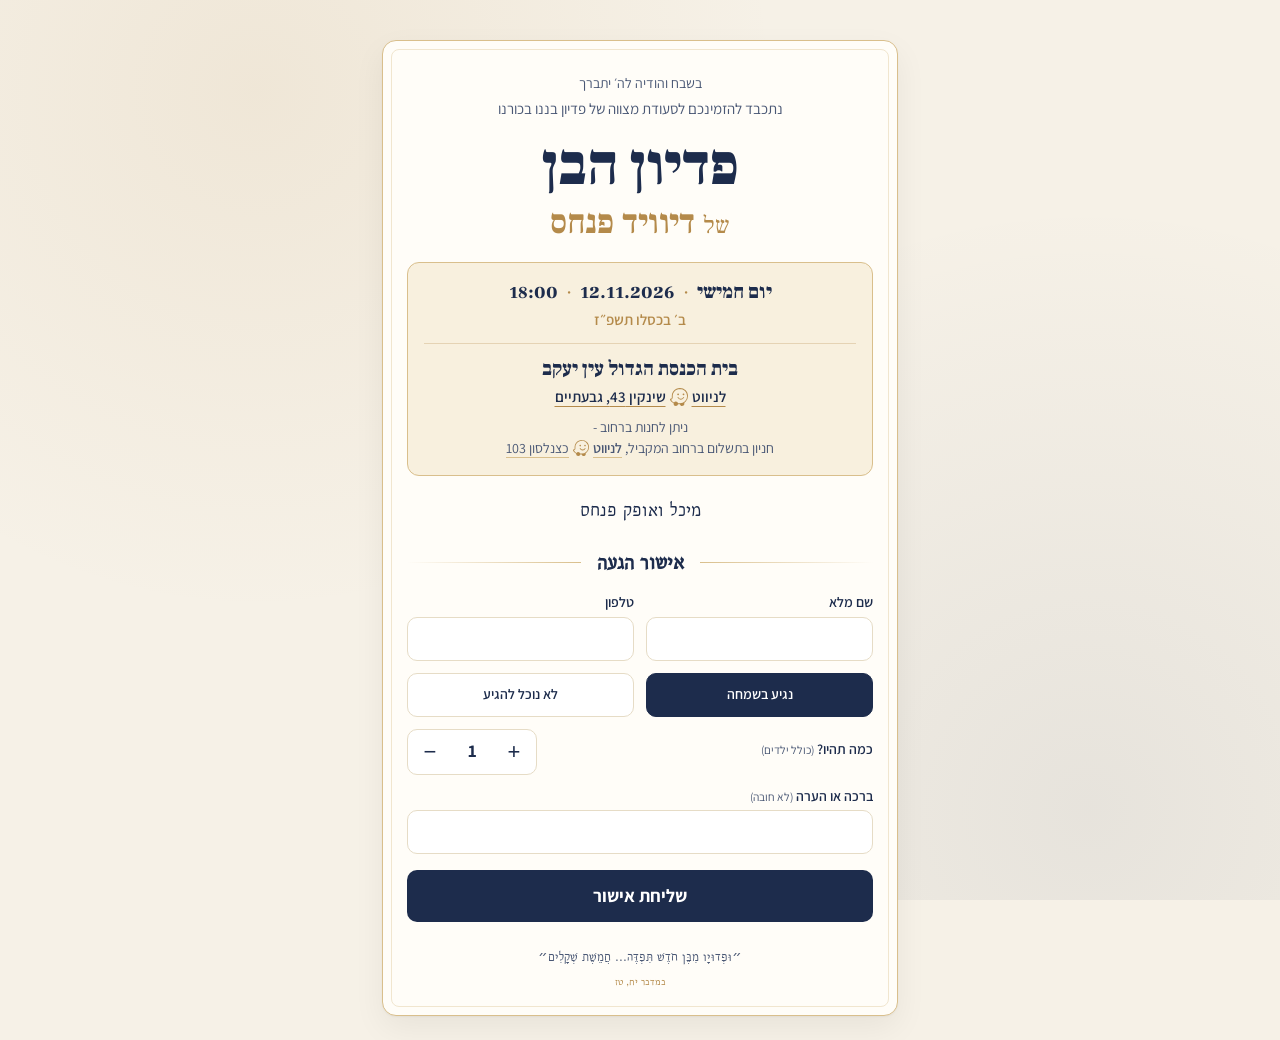
<file: index.html>
<!doctype html>
<html lang="he" dir="rtl">
<head>
  <meta charset="utf-8">
  <meta name="viewport" content="width=device-width, initial-scale=1">
  <title>פדיון הבן — אישור הגעה</title>
  <meta name="description" content="הזמנה לסעודת מצווה של פדיון הבן — אישור הגעה">
  <meta property="og:title" content="הוזמנתם לפדיון הבן">
  <meta property="og:description" content="נשמח לראותכם — אשרו הגעה כאן">
  <link rel="preconnect" href="https://fonts.googleapis.com">
  <link rel="preconnect" href="https://fonts.gstatic.com" crossorigin>
  <link href="https://fonts.googleapis.com/css2?family=Assistant:wght@400;600;700&family=Bellefair&family=Frank+Ruhl+Libre:wght@400;700;900&display=swap" rel="stylesheet">
  <link rel="stylesheet" href="style.css">
  <link rel="icon" href="data:image/svg+xml,%3Csvg xmlns='http://www.w3.org/2000/svg' viewBox='0 0 32 32'%3E%3Ccircle cx='16' cy='16' r='14' fill='%23d6d9de' stroke='%23b48a4a' stroke-width='3'/%3E%3C/svg%3E">
  <script src="config.js"></script>
</head>
<body>
  <main class="wrap one">
    <section class="card one" aria-labelledby="title">

      <!-- ההזמנה -->
      <header class="invite">
        <p class="opening">בשבח והודיה לה׳ יתברך</p>
        <p class="body">נתכבד להזמינכם לסעודת מצווה של פדיון בננו בכורנו</p>
        <h1 id="title">פדיון הבן</h1>
        <p class="baby" data-baby></p>
        <div class="when-where">
          <div class="ww">
            <p class="ww-main"><span data-day></span><span class="sep">·</span><span data-date></span><span class="sep">·</span><span data-time></span></p>
            <p class="ww-sub" data-hebdate></p>
          </div>
          <div class="ww">
            <p class="ww-main" data-venue></p>
            <p class="ww-sub" data-where></p>
            <p class="parking" data-parking hidden></p>
          </div>
        </div>
        <p class="parents parents-sign" data-parents></p>
      </header>

      <!-- הטופס -->
      <div id="form-view">
        <h2 id="rsvp-title">אישור הגעה</h2>

        <div class="demo hidden" id="demo-note">
          מצב הדגמה: האתר לא רץ על Vercel, לכן האישורים נשמרים רק בדפדפן הזה.
        </div>

        <form id="form" novalidate aria-labelledby="rsvp-title">
          <div class="row2">
            <div class="field">
              <label for="name">שם מלא</label>
              <input id="name" name="name" type="text" autocomplete="name" required maxlength="80">
            </div>
            <div class="field">
              <label for="phone">טלפון</label>
              <input id="phone" name="phone" type="tel" inputmode="tel" autocomplete="tel" required>
            </div>
          </div>

          <div class="field">
            <div class="choice" role="radiogroup" aria-label="האם תגיעו?">
              <input type="radio" id="att-yes" name="attending" value="yes" checked>
              <label for="att-yes">נגיע בשמחה</label>
              <input type="radio" id="att-no" name="attending" value="no">
              <label for="att-no">לא נוכל להגיע</label>
            </div>
          </div>

          <div class="field count-row" id="count-field">
            <span class="label" id="count-label">כמה תהיו? <small>(כולל ילדים)</small></span>
            <div class="stepper" role="group" aria-labelledby="count-label">
              <button type="button" data-step="1" aria-label="הוספה">+</button>
              <output id="count" aria-live="polite">1</output>
              <button type="button" data-step="-1" aria-label="הפחתה">−</button>
            </div>
          </div>

          <div class="field">
            <label for="note">ברכה או הערה <small class="opt">(לא חובה)</small></label>
            <input id="note" name="note" type="text" maxlength="500">
          </div>

          <button class="btn" type="submit" id="submit">שליחת אישור</button>
          <p class="msg" id="msg" role="status"></p>
        </form>
      </div>

      <div id="thanks-view" class="thanks hidden" role="status">
        <div class="seal" aria-hidden="true">✓</div>
        <h2 id="thanks-title">תודה רבה!</h2>
        <p id="thanks-text"></p>
        <button class="linkish" type="button" id="edit">לעדכן את האישור</button>
      </div>

      <p class="verse">
        ״וּפְדוּיָו מִבֶּן חֹדֶשׁ תִּפְדֶּה... חֲמֵשֶׁת שְׁקָלִים״
        <small>במדבר יח, טז</small>
      </p>
    </section>
  </main>

  <script>
  (function () {
    const E = window.EVENT || {};
    const $ = (s) => document.querySelector(s);
    const STORE = 'om-rsvp-mine';
    const DEMO = 'om-rsvp-demo';

    // ---- קישור ניווט עם אייקון Waze ----
    const WAZE = '<svg class="waze" viewBox="0 0 24 24" aria-hidden="true"><path fill="currentColor" d="M13.218 0C9.915 0 6.835 1.49 4.723 4.148c-1.515 1.913-2.31 4.272-2.31 6.706v1.739c0 .894-.62 1.738-1.862 1.813-.298.025-.547.224-.547.522-.05.82.82 2.31 2.012 3.502.82.844 1.788 1.515 2.832 2.036a3 3 0 0 0 2.955 3.528 2.966 2.966 0 0 0 2.931-2.385h2.509c.323 1.689 2.086 2.856 3.974 2.21 1.64-.546 2.36-2.409 1.763-3.924a12.84 12.84 0 0 0 1.838-1.465 10.73 10.73 0 0 0 3.18-7.65c0-2.882-1.118-5.589-3.155-7.625A10.899 10.899 0 0 0 13.218 0zm0 1.217c2.558 0 4.967.994 6.78 2.807a9.525 9.525 0 0 1 2.807 6.78A9.526 9.526 0 0 1 20 17.585a9.647 9.647 0 0 1-6.78 2.807h-2.46a3.008 3.008 0 0 0-2.93-2.41 3.030 3.030 0 0 0-2.534 1.367v.024a8.945 8.945 0 0 1-2.41-1.788c-.844-.844-1.316-1.614-1.515-2.11a2.858 2.858 0 0 0 1.441-.846 2.959 2.959 0 0 0 .795-2.036v-1.789c0-2.110.696-4.197 2.012-5.861 1.863-2.385 4.620-3.726 7.6-3.726zm-2.41 5.986a1.192 1.192 0 0 0-1.191 1.192 1.192 1.192 0 0 0 1.192 1.193A1.192 1.192 0 0 0 12 8.395a1.192 1.192 0 0 0-1.192-1.192zm7.204 0a1.192 1.192 0 0 0-1.192 1.192 1.192 1.192 0 0 0 1.192 1.193 1.192 1.192 0 0 0 1.192-1.193 1.192 1.192 0 0 0-1.192-1.192zm-7.377 4.769a.596.596 0 0 0-.546.845 4.813 4.813 0 0 0 4.346 2.757 4.770 4.770 0 0 0 4.347-2.757.596.596 0 0 0-.547-.845h-.025a.561.561 0 0 0-.521.348 3.590 3.590 0 0 1-3.254 2.061 3.591 3.591 0 0 1-3.254-2.061.640.640 0 0 0-.546-.348z"/></svg>';
    function navLink(text, url) {
      const a = document.createElement(url ? 'a' : 'span');
      if (url) { a.href = url; a.target = '_blank'; a.rel = 'noopener'; a.className = 'nav'; a.setAttribute('aria-label', text + ' — ניווט ב-Waze'); }
      a.innerHTML = url ? WAZE : '';
      a.append(text);
      if (url) { const w = document.createElement('span'); w.className = 'nav-word'; w.textContent = 'לניווט'; a.prepend(w); }
      return a;
    }

    // ---- מילוי פרטי האירוע ----
    if (E.babyName) {
      const of = document.createElement('span');
      of.className = 'of'; of.textContent = 'של';
      $('[data-baby]').append(of, E.babyName);
    }
    $('[data-parents]').textContent = E.parents || '';
    $('[data-day]').textContent = E.day || '';
    $('[data-date]').textContent = E.date || '';
    $('[data-time]').textContent = E.time || '';
    $('[data-hebdate]').textContent = E.hebrewDate || '';
    $('[data-venue]').textContent = E.venue || '';
    const where = $('[data-where]');
    if (E.address) where.append(navLink(E.address, E.mapsUrl));
    if (E.parking) {
      const pk = $('[data-parking]');
      pk.append(E.parking, document.createElement('br'), E.parkingPaid || '');
      if (E.parkingAddress) pk.append(navLink(E.parkingAddress, E.parkingUrl));
      pk.hidden = false;
    }
    if (E.babyName) document.title = 'פדיון הבן של ' + E.babyName + ' — אישור הגעה';
    if (!E.apiUrl) $('#demo-note').classList.remove('hidden');

    // ---- כמות ----
    let count = 1;
    const out = $('#count');
    document.querySelectorAll('[data-step]').forEach((b) =>
      b.addEventListener('click', () => {
        count = Math.max(1, Math.min(30, count + Number(b.dataset.step)));
        out.textContent = count;
      })
    );
    const syncAttending = () => {
      const yes = $('#att-yes').checked;
      $('#count-field').classList.toggle('hidden', !yes);
    };
    document.querySelectorAll('[name=attending]').forEach((r) => r.addEventListener('change', syncAttending));

    // ---- שליחה ----
    const form = $('#form'), msg = $('#msg'), btn = $('#submit');
    const err = (t) => { msg.textContent = t; msg.className = 'msg err'; };

    form.addEventListener('submit', async (ev) => {
      ev.preventDefault();
      const data = {
        name: $('#name').value.trim(),
        phone: $('#phone').value.replace(/[^\d]/g, ''),
        attending: $('#att-yes').checked ? 'yes' : 'no',
        count: $('#att-yes').checked ? count : 0,
        note: $('#note').value.trim()
      };
      if (!data.name) { err('נא למלא שם מלא'); $('#name').focus(); return; }
      if (!/^0\d{8,9}$/.test(data.phone) && !/^972\d{8,9}$/.test(data.phone)) {
        err('נא למלא מספר טלפון תקין'); $('#phone').focus(); return;
      }

      btn.disabled = true; btn.textContent = 'שולח...'; msg.textContent = '';
      try {
        if (E.apiUrl) {
          const res = await fetch(E.apiUrl, {
            method: 'POST',
            headers: { 'Content-Type': 'application/json' },
            body: JSON.stringify(data)
          });
          const j = await res.json();
          if (!j.ok) throw new Error(j.error || 'failed');
        } else {
          try {
            const list = JSON.parse(localStorage.getItem(DEMO) || '[]').filter((r) => r.phone !== data.phone);
            list.push({ ...data, time: new Date().toISOString() });
            localStorage.setItem(DEMO, JSON.stringify(list));
          } catch (e) {}
        }
        try { localStorage.setItem(STORE, JSON.stringify(data)); } catch (e) {}
        showThanks(data);
      } catch (e) {
        err('השליחה לא הצליחה. בדקו את החיבור ונסו שוב.');
      } finally {
        btn.disabled = false; btn.textContent = 'שליחת אישור';
      }
    });

    function showThanks(d) {
      $('#form-view').classList.add('hidden');
      $('#thanks-view').classList.remove('hidden');
      if (d.attending === 'yes') {
        $('#thanks-title').textContent = 'תודה רבה, ' + d.name.split(' ')[0] + '!';
        $('#thanks-text').textContent = 'רשמנו ' + (d.count === 1 ? 'משתתף אחד' : d.count + ' משתתפים') + '. מחכים לראותכם!';
      } else {
        $('#thanks-title').textContent = 'תודה שעדכנתם';
        $('#thanks-text').textContent = 'חבל שלא תוכלו להגיע — נשמח בשמחות.';
      }
    }

    $('#edit').addEventListener('click', () => {
      $('#thanks-view').classList.add('hidden');
      $('#form-view').classList.remove('hidden');
      $('#name').focus();
    });

    // ---- אם כבר אישרו מהמכשיר הזה ----
    try {
      const mine = JSON.parse(localStorage.getItem(STORE) || 'null');
      if (mine) {
        $('#name').value = mine.name; $('#phone').value = mine.phone; $('#note').value = mine.note || '';
        $(mine.attending === 'no' ? '#att-no' : '#att-yes').checked = true;
        count = mine.count || 1; out.textContent = count;
        syncAttending();
        showThanks(mine);
      }
    } catch (e) {}
  })();
  </script>
</body>
</html>
</file>
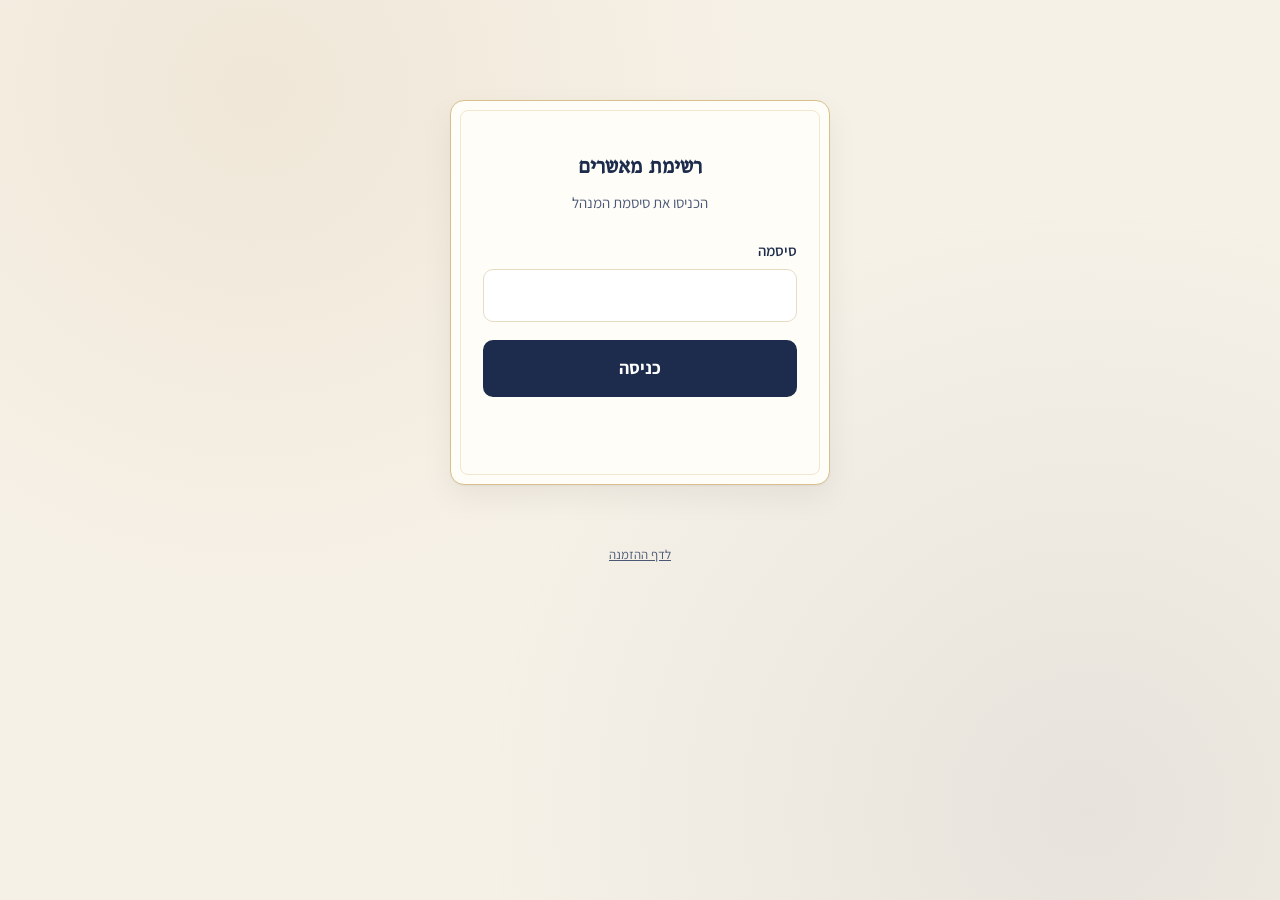
<file: guests.html>
<!doctype html>
<html lang="he" dir="rtl">
<head>
  <meta charset="utf-8">
  <meta name="viewport" content="width=device-width, initial-scale=1">
  <meta name="robots" content="noindex, nofollow">
  <title>רשימת מאשרים</title>
  <link rel="preconnect" href="https://fonts.googleapis.com">
  <link rel="preconnect" href="https://fonts.gstatic.com" crossorigin>
  <link href="https://fonts.googleapis.com/css2?family=Assistant:wght@400;600;700&family=Bellefair&display=swap" rel="stylesheet">
  <link rel="stylesheet" href="style.css">
  <script src="config.js"></script>
</head>
<body>
  <main class="wrap wide">

    <!-- כניסה -->
    <section class="card login hidden" id="login">
      <h2>רשימת מאשרים</h2>
      <p class="sub">הכניסו את סיסמת המנהל</p>
      <form id="login-form">
        <div class="field">
          <label for="key">סיסמה</label>
          <input id="key" type="password" autocomplete="current-password" required>
        </div>
        <button class="btn" type="submit">כניסה</button>
        <p class="msg err" id="login-msg" role="alert"></p>
      </form>
    </section>

    <!-- הרשימה -->
    <section id="board" class="hidden">
      <div class="top">
        <h1>רשימת מאשרים</h1>
        <div class="actions">
          <button class="btn ghost" id="refresh" type="button">רענון</button>
          <button class="btn ghost" id="csv" type="button">הורדה לאקסל</button>
          <button class="btn ghost" id="logout" type="button">יציאה</button>
        </div>
      </div>

      <div class="demo hidden" id="demo-note">מצב הדגמה: מוצגים רק אישורים שנשלחו מהדפדפן הזה.</div>

      <div class="stats">
        <div class="stat main"><div class="n" id="s-people">0</div><div class="t">אנשים מגיעים</div></div>
        <div class="stat"><div class="n" id="s-yes">0</div><div class="t">אישורים</div></div>
        <div class="stat"><div class="n" id="s-no">0</div><div class="t">לא מגיעים</div></div>
        <div class="stat"><div class="n" id="s-all">0</div><div class="t">סה״כ נרשמו</div></div>
      </div>

      <div class="toolbar">
        <input type="search" id="q" placeholder="חיפוש לפי שם או טלפון" aria-label="חיפוש">
        <div class="filters" role="group" aria-label="סינון">
          <button type="button" data-f="all" class="on">הכול</button>
          <button type="button" data-f="yes">מגיעים</button>
          <button type="button" data-f="no">לא מגיעים</button>
        </div>
      </div>

      <div class="table-box">
        <table>
          <thead>
            <tr>
              <th>#</th><th>שם מלא</th><th>טלפון</th><th>סטטוס</th><th>כמות</th>
              <th class="hide-sm">ברכה / הערה</th><th class="hide-sm">נרשם</th>
            </tr>
          </thead>
          <tbody id="rows"></tbody>
        </table>
        <div class="empty hidden" id="empty">עדיין אין אישורים</div>
      </div>
    </section>

    <footer><a href="./">לדף ההזמנה</a></footer>
  </main>

  <script>
  (function () {
    const E = window.EVENT || {};
    const $ = (s) => document.querySelector(s);
    const KEY = 'om-admin-key';
    let rows = [], filter = 'all';

    const getKey = () => { try { return localStorage.getItem(KEY) || ''; } catch (e) { return ''; } };
    const setKey = (k) => { try { k ? localStorage.setItem(KEY, k) : localStorage.removeItem(KEY); } catch (e) {} };

    function show(which) {
      $('#login').classList.toggle('hidden', which !== 'login');
      $('#board').classList.toggle('hidden', which !== 'board');
    }

    async function load(key) {
      if (!E.apiUrl) {
        $('#demo-note').classList.remove('hidden');
        try { rows = JSON.parse(localStorage.getItem('om-rsvp-demo') || '[]'); } catch (e) { rows = []; }
        show('board'); render(); return true;
      }
      const res = await fetch(E.apiUrl, { headers: { 'x-admin-key': key }, cache: 'no-store' });
      if (res.status === 401) return false;
      const j = await res.json();
      if (!j.ok) throw new Error(j.error);
      rows = j.rows; show('board'); render(); return true;
    }

    function fmtPhone(p) {
      p = String(p).replace(/[^\d]/g, '');
      if (p.startsWith('972')) p = '0' + p.slice(3);
      return p.length === 10 ? p.slice(0, 3) + '-' + p.slice(3) : p;
    }
    function fmtTime(t) {
      const d = new Date(t);
      return isNaN(d) ? '' : d.toLocaleDateString('he-IL', { day: 'numeric', month: 'numeric' }) + ' ' +
        d.toLocaleTimeString('he-IL', { hour: '2-digit', minute: '2-digit' });
    }
    function td(text, cls) {
      const c = document.createElement('td');
      if (cls) c.className = cls;
      c.textContent = text;
      return c;
    }

    function render() {
      const yes = rows.filter((r) => r.attending === 'yes');
      $('#s-people').textContent = yes.reduce((s, r) => s + (Number(r.count) || 0), 0);
      $('#s-yes').textContent = yes.length;
      $('#s-no').textContent = rows.length - yes.length;
      $('#s-all').textContent = rows.length;

      const q = $('#q').value.trim().toLowerCase();
      const qd = q.replace(/[^\d]/g, '');
      const list = rows
        .filter((r) => filter === 'all' || r.attending === filter)
        .filter((r) => !q || r.name.toLowerCase().includes(q) || (qd && String(r.phone).includes(qd)))
        .sort((a, b) => new Date(b.time) - new Date(a.time));

      const body = $('#rows');
      body.replaceChildren();
      list.forEach((r, i) => {
        const tr = document.createElement('tr');
        tr.append(td(i + 1, 'num'), td(r.name));
        const ph = td('', 'phone');
        const a = document.createElement('a');
        a.href = 'tel:' + r.phone; a.textContent = fmtPhone(r.phone);
        ph.append(a); tr.append(ph);
        const st = td('');
        const pill = document.createElement('span');
        pill.className = 'pill ' + r.attending;
        pill.textContent = r.attending === 'yes' ? 'מגיע/ה' : 'לא מגיע/ה';
        st.append(pill); tr.append(st);
        tr.append(td(r.attending === 'yes' ? r.count : '—', 'num'), td(r.note || '', 'note hide-sm'), td(fmtTime(r.time), 'when hide-sm'));
        body.append(tr);
      });
      $('#empty').classList.toggle('hidden', list.length > 0);
      $('#empty').textContent = rows.length ? 'לא נמצאו תוצאות' : 'עדיין אין אישורים';
    }

    function downloadCsv() {
      // מרכאות + חסימת נוסחאות כשפותחים באקסל
      const esc = (v) => { let s = String(v ?? ''); if (/^[=+\-@\t\r]/.test(s)) s = "'" + s; return '"' + s.replace(/"/g, '""') + '"'; };
      const lines = [['שם מלא', 'טלפון', 'מגיעים', 'כמות', 'הערה', 'נרשם'].map(esc).join(',')];
      rows.forEach((r) => lines.push([r.name, fmtPhone(r.phone), r.attending === 'yes' ? 'כן' : 'לא',
        r.attending === 'yes' ? r.count : 0, r.note, fmtTime(r.time)].map(esc).join(',')));
      const blob = new Blob(['﻿' + lines.join('\r\n')], { type: 'text/csv;charset=utf-8' });
      const a = document.createElement('a');
      a.href = URL.createObjectURL(blob);
      a.download = 'אישורי-הגעה.csv';
      a.click();
      setTimeout(() => URL.revokeObjectURL(a.href), 1000);
    }

    $('#login-form').addEventListener('submit', async (e) => {
      e.preventDefault();
      const k = $('#key').value;
      $('#login-msg').textContent = '';
      try {
        if (await load(k)) setKey(k);
        else $('#login-msg').textContent = 'סיסמה שגויה';
      } catch (err) { $('#login-msg').textContent = 'לא ניתן להתחבר כרגע. נסו שוב.'; }
    });
    $('#refresh').addEventListener('click', () => load(getKey()).catch(() => {}));
    $('#csv').addEventListener('click', downloadCsv);
    $('#logout').addEventListener('click', () => { setKey(''); rows = []; show('login'); });
    $('#q').addEventListener('input', render);
    document.querySelectorAll('[data-f]').forEach((b) => b.addEventListener('click', () => {
      filter = b.dataset.f;
      document.querySelectorAll('[data-f]').forEach((x) => x.classList.toggle('on', x === b));
      render();
    }));

    // התחלה
    const k = getKey();
    if (!E.apiUrl) load('');
    else if (k) load(k).then((ok) => ok || show('login')).catch(() => show('login'));
    else show('login');
  })();
  </script>
</body>
</html>
</file>
<file: style.css>
:root {
  color-scheme: light;
  --ivory: #f6f1e7;
  --paper: #fffdf8;
  --navy: #1d2c4c;
  --navy-soft: #4a5875;
  --gold: #b48a4a;
  --gold-light: #d9bf8c;
  --gold-pale: #f1e6cf;
  --line: #e6dcc6;
  --ok: #2f6b4f;
  --err: #a33a2c;
  --radius: 14px;
}

* { box-sizing: border-box; }

body {
  margin: 0;
  min-height: 100vh;
  font-family: "Assistant", system-ui, sans-serif;
  font-size: 17px;
  line-height: 1.6;
  color: var(--navy);
  background-color: var(--ivory);
  background-image:
    radial-gradient(circle at 20% 10%, rgba(180, 138, 74, .10), transparent 40%),
    radial-gradient(circle at 85% 90%, rgba(29, 44, 76, .07), transparent 45%);
  background-attachment: fixed;
}

.wrap { max-width: 620px; margin: 0 auto; padding: 40px 16px 64px; }
.wrap.wide { max-width: 980px; }

.serif { font-family: "Bellefair", serif; }

/* ---------- invitation card ---------- */
.card {
  position: relative;
  background: var(--paper);
  border-radius: var(--radius);
  padding: 44px 32px 36px;
  border: 1px solid var(--gold-light);
  box-shadow: 0 1px 2px rgba(0, 0, 0, .04), 0 12px 32px rgba(0, 0, 0, .06);
}
.card::before {
  content: "";
  position: absolute;
  inset: 9px;
  border: 1px solid var(--gold-pale);
  border-radius: calc(var(--radius) - 6px);
  pointer-events: none;
}
.card + .card { margin-top: 22px; }

.coins { display: block; margin: 0 auto 18px; width: 210px; max-width: 70%; }

.invite { text-align: center; }
.invite .opening { font-size: 15px; color: var(--navy-soft); margin: 0 0 6px; }
.invite h1 {
  font-family: "Frank Ruhl Libre", serif;
  font-weight: 900;
  letter-spacing: .01em;
  font-size: clamp(46px, 12vw, 68px);
  line-height: 1.1;
  margin: 4px 0 6px;
  color: var(--navy);
}
.invite .baby {
  font-family: "Bellefair", serif;
  font-size: clamp(22px, 5.5vw, 28px);
  color: var(--gold);
  margin: 0 0 18px;
}
.invite .body { max-width: 440px; margin: 0 auto; color: var(--navy-soft); }
.invite .parents { font-family: "Bellefair", serif; font-size: 23px; color: var(--navy); margin-top: 14px; }

.divider {
  display: flex; align-items: center; gap: 12px;
  color: var(--gold); margin: 24px auto; max-width: 320px;
}
.divider::before, .divider::after { content: ""; flex: 1; height: 1px; background: var(--gold-light); }

.details { display: grid; grid-template-columns: repeat(3, 1fr); gap: 10px; margin: 0; }
.details div { padding: 4px 6px; }
.details dt { font-size: 13px; letter-spacing: .04em; color: var(--gold); font-weight: 700; }
.details dd { margin: 2px 0 0; font-size: 16px; }
.details a { color: var(--navy); }

.verse {
  font-family: "Bellefair", serif;
  font-size: 15px; color: var(--navy-soft); margin: 26px 0 0;
}
.verse small { display: block; font-size: 12px; color: var(--gold); margin-top: 2px; }

/* ---------- form ---------- */
h2 {
  font-family: "Bellefair", serif;
  font-size: 26px; text-align: center; margin: 0 0 4px;
}
.sub { text-align: center; color: var(--navy-soft); margin: 0 0 24px; font-size: 15px; }

.field { margin-bottom: 18px; }
label, .label { display: block; font-weight: 600; margin-bottom: 6px; font-size: 15px; }
input[type=text], input[type=tel], input[type=password], input[type=search], textarea {
  width: 100%;
  font: inherit;
  color: var(--navy);
  background: #fff;
  border: 1px solid var(--line);
  border-radius: 10px;
  padding: 12px 14px;
  transition: border-color .15s, box-shadow .15s;
}
input:focus, textarea:focus { outline: none; border-color: var(--gold); box-shadow: 0 0 0 3px rgba(180, 138, 74, .18); }
input[type=tel] { direction: ltr; text-align: right; }
textarea { min-height: 88px; resize: vertical; }

.choice { display: grid; grid-template-columns: 1fr 1fr; gap: 10px; }
.choice input { position: absolute; opacity: 0; pointer-events: none; }
.choice label {
  margin: 0; text-align: center; cursor: pointer;
  border: 1px solid var(--line); border-radius: 10px; background: #fff;
  padding: 12px 8px; font-weight: 600; transition: all .15s;
}
.choice input:checked + label { border-color: var(--navy); background: var(--navy); color: #fff; }
.choice input:focus-visible + label { box-shadow: 0 0 0 3px rgba(180, 138, 74, .35); }

.stepper { display: flex; align-items: center; gap: 0; width: max-content; border: 1px solid var(--line); border-radius: 10px; background: #fff; overflow: hidden; }
.stepper button {
  width: 48px; height: 48px; border: 0; background: transparent; font-size: 22px; color: var(--navy); cursor: pointer;
}
.stepper button:hover { background: var(--gold-pale); }
.stepper output { min-width: 52px; text-align: center; font-size: 20px; font-weight: 700; }

.btn {
  display: inline-flex; align-items: center; justify-content: center; gap: 8px;
  width: 100%; font: inherit; font-weight: 700; font-size: 18px;
  color: #fff; background: var(--navy);
  border: 0; border-radius: 10px; padding: 14px 18px; cursor: pointer;
  transition: background .15s, transform .05s;
}
.btn:hover { background: #2a3d66; }
.btn:active { transform: translateY(1px); }
.btn[disabled] { opacity: .6; cursor: wait; }
.btn.ghost { background: transparent; color: var(--navy); border: 1px solid var(--line); width: auto; font-size: 15px; padding: 9px 14px; }
.btn.ghost:hover { background: var(--gold-pale); }

.msg { margin-top: 14px; text-align: center; font-size: 15px; min-height: 1.5em; }
.msg.err { color: var(--err); }

.hidden { display: none !important; }

.thanks { text-align: center; padding: 10px 0; }
.thanks .seal {
  width: 72px; height: 72px; margin: 0 auto 14px; border-radius: 50%;
  display: grid; place-items: center;
  background: radial-gradient(circle at 35% 30%, #f4e7c8, var(--gold) 70%);
  color: #fff; font-size: 34px;
}
.thanks p { color: var(--navy-soft); }
.linkish { background: none; border: 0; color: var(--gold); font: inherit; text-decoration: underline; cursor: pointer; }

.demo {
  background: #fff7e0; border: 1px dashed var(--gold); color: #6b5226;
  border-radius: 10px; padding: 10px 14px; font-size: 14px; margin-bottom: 18px; text-align: center;
}

footer { text-align: center; font-size: 13px; color: var(--navy-soft); margin-top: 28px; }
footer a { color: var(--navy-soft); }

/* ---------- guests page ---------- */
.top { display: flex; align-items: center; justify-content: space-between; gap: 12px; flex-wrap: wrap; margin-bottom: 22px; }
.top h1 { font-family: "Bellefair", serif; margin: 0; font-size: 30px; }
.top .actions { display: flex; gap: 8px; flex-wrap: wrap; }

.stats { display: grid; grid-template-columns: repeat(4, 1fr); gap: 12px; margin-bottom: 20px; }
.stat { background: var(--paper); border: 1px solid var(--line); border-radius: 12px; padding: 14px 16px; }
.stat .n { font-family: "Bellefair", serif; font-size: 32px; font-weight: 400; line-height: 1.1; font-variant-numeric: tabular-nums; }
.stat .t { font-size: 14px; color: var(--navy-soft); }
.stat.main { background: var(--navy); color: #fff; border-color: var(--navy); }
.stat.main .t { color: var(--gold-light); }

.toolbar { display: flex; align-items: center; gap: 10px; margin-bottom: 12px; flex-wrap: wrap; }
.toolbar input { flex: 1; min-width: 180px; }
.filters { display: flex; gap: 6px; }
.filters button { font: inherit; font-size: 14px; border: 1px solid var(--line); background: #fff; color: var(--navy); border-radius: 999px; padding: 6px 14px; cursor: pointer; }
.filters button.on { background: var(--navy); color: #fff; border-color: var(--navy); }

.table-box { background: var(--paper); border: 1px solid var(--line); border-radius: 12px; overflow-x: auto; }
table { width: 100%; border-collapse: collapse; font-size: 15px; }
th, td { text-align: right; padding: 11px 14px; border-bottom: 1px solid var(--line); vertical-align: top; }
th { font-size: 13px; color: var(--gold); font-weight: 700; background: #fbf7ee; white-space: nowrap; }
tr:last-child td { border-bottom: 0; }
td.num { font-variant-numeric: tabular-nums; font-weight: 700; text-align: center; }
td.phone a { color: var(--navy); direction: ltr; unicode-bidi: embed; white-space: nowrap; }
td.note { color: var(--navy-soft); max-width: 280px; }
td.when { color: var(--navy-soft); font-size: 13px; white-space: nowrap; }
.pill { display: inline-block; font-size: 13px; font-weight: 700; border-radius: 999px; padding: 2px 10px; }
.pill.yes { background: #e3f0e8; color: var(--ok); }
.pill.no { background: #f6e3df; color: var(--err); }
.empty { text-align: center; padding: 40px 16px; color: var(--navy-soft); }

.login { max-width: 380px; margin: 60px auto; }

@media (max-width: 640px) {
  .card { padding: 36px 20px 28px; }
  .details { grid-template-columns: 1fr; gap: 4px; }
  .stats { grid-template-columns: 1fr 1fr; }
  th.hide-sm, td.hide-sm { display: none; }
}

/* ---------- one-screen invitation (8px rhythm) ---------- */
.wrap.one { max-width: 540px; padding: 16px 12px 24px; }
.card.one { padding: 32px 24px 24px; }
.card.one::before { inset: 8px; }
@media (max-width: 640px) { .card.one { padding: 28px 20px 20px; } }
@media (min-width: 700px) { .wrap.one { padding-top: 40px; } }

/* header */
.card.one .invite { text-align: center; }
.card.one .invite .opening { font-size: 14px; line-height: 1.5; color: var(--navy-soft); margin: 0; }
.card.one .invite .body { font-size: 15px; line-height: 1.5; color: var(--navy-soft); margin: 4px auto 0; max-width: 360px; }
.card.one .invite h1 { font-family: "Frank Ruhl Libre", serif; font-weight: 900;
  font-size: clamp(46px, 13vw, 58px); line-height: 1; letter-spacing: 0; margin: 16px 0 0; }
.card.one .invite .baby { font-family: "Frank Ruhl Libre", serif; font-weight: 700; color: var(--gold);
  font-size: clamp(28px, 8vw, 34px); line-height: 1.15; margin: 8px 0 0; }
.card.one .invite .baby .of { font-weight: 400; font-size: .7em; margin-left: .3em; }

/* date & place */
.when-where { margin: 20px 0 0; padding: 16px;
  background: #f8f0de; border: 1px solid var(--gold-light); border-radius: 12px; }
.when-where p { margin: 0; }
.ww + .ww { margin-top: 12px; padding-top: 12px; border-top: 1px solid rgba(180, 138, 74, .28); }
.ww-main { font-family: "Frank Ruhl Libre", serif; font-weight: 900; font-size: 20px; line-height: 1.3; color: var(--navy); }
.ww-sub { font-size: 15px; font-weight: 600; line-height: 1.5; color: var(--gold); margin-top: 4px !important; }
.when-where .sep { color: var(--gold); margin: 0 8px; font-weight: 400; }
.when-where a { color: var(--navy); text-decoration-color: var(--gold); text-underline-offset: 4px; }
.when-where .parking { font-size: 14px; font-weight: 400; line-height: 1.5; color: var(--navy-soft); margin-top: 8px !important; }
.when-where .parking a { color: var(--navy-soft); font-weight: 400; text-decoration-color: var(--gold-light); }
a.nav { display: inline-flex; align-items: center; gap: 4px; white-space: nowrap; }
a.nav .waze { width: 18px; height: 18px; flex: none; color: var(--gold); }
.when-where .parking a.nav .waze { width: 16px; height: 16px; }

.card.one .invite .parents-sign { font-family: "Bellefair", serif; font-size: 22px; line-height: 1.3; color: var(--navy); margin: 20px 0 0; }

/* "אישור הגעה" as an ornamental divider */
.card.one h2 { display: flex; align-items: center; gap: 16px; font-size: 24px; line-height: 1.2; color: var(--navy); margin: 24px 0 16px; }
.card.one h2::before, .card.one h2::after { content: ""; flex: 1; height: 1px; background: linear-gradient(to left, transparent, var(--gold-light)); }
.card.one h2::after { background: linear-gradient(to right, transparent, var(--gold-light)); }
.card.one .thanks h2 { display: block; margin: 0 0 8px; }
.card.one .thanks h2::before, .card.one .thanks h2::after { display: none; }

/* form */
.card.one .field { margin-bottom: 12px; }
.card.one label, .card.one .label { font-size: 14px; line-height: 1.4; margin-bottom: 4px; }
.card.one input[type=text], .card.one input[type=tel] { height: 44px; padding: 7px 7px; }
.row2 { display: grid; grid-template-columns: 1fr 1fr; gap: 12px; }
.row2 .field { min-width: 0; }
.card.one .choice { gap: 12px; }
.card.one .choice label { height: 44px; display: flex; align-items: center; justify-content: center; padding: 0 8px; margin: 0; }
.count-row { display: flex; align-items: center; justify-content: space-between; gap: 12px; }
.count-row .label { margin: 0; }
.count-row small, .opt { font-weight: 400; color: var(--navy-soft); }
.card.one .stepper button { width: 44px; height: 44px; }
.card.one .stepper output { min-width: 40px; font-size: 18px; }
.card.one .btn { height: 52px; padding: 0 16px; margin-top: 4px; }
.card.one .msg { margin: 8px 0 0; min-height: 0; }
.card.one .msg:empty { display: none; }
.card.one .demo { padding: 8px 12px; margin-bottom: 12px; font-size: 13px; }
.card.one .thanks { padding: 16px 0 8px; }

.card.one .verse { text-align: center; font-size: 15px; line-height: 1.5; margin: 24px 0 0; }
.card.one .verse small { margin-top: 4px; }
.nav-word { font-weight: 600; }
</file>
